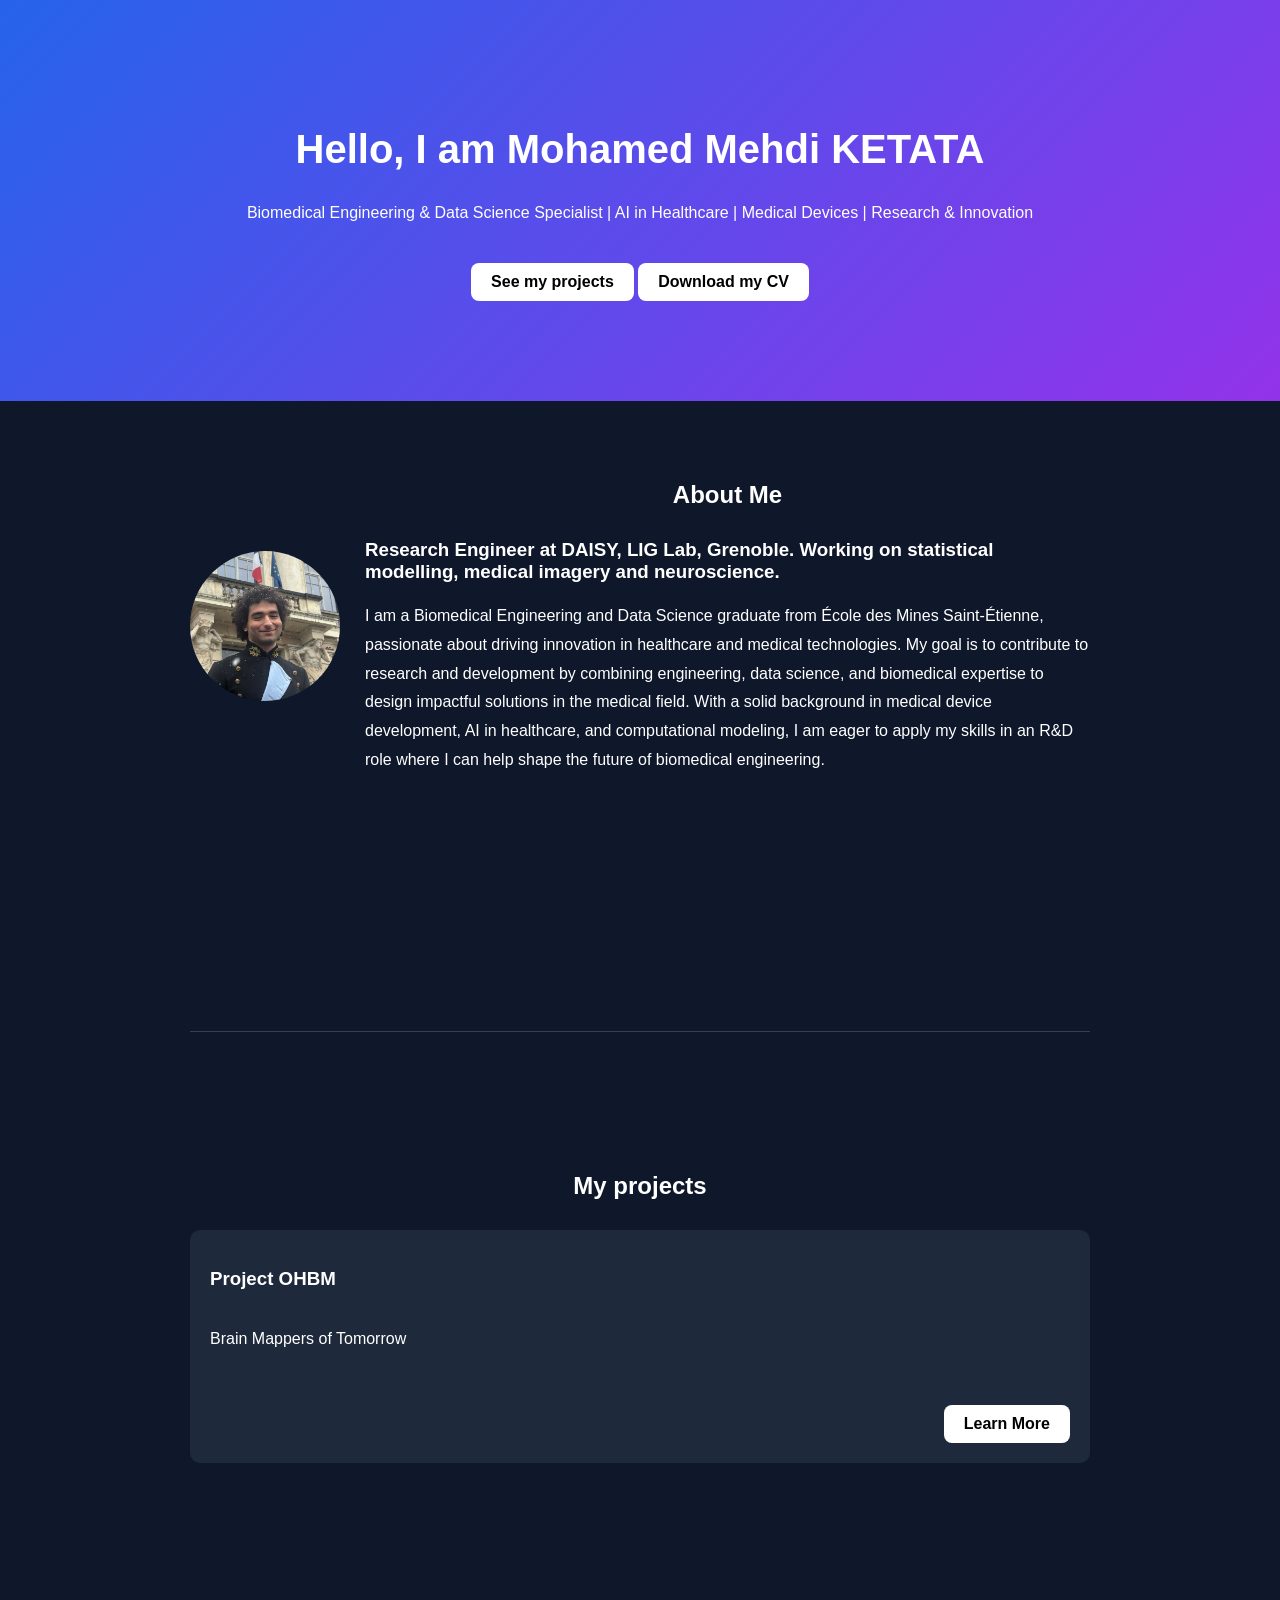
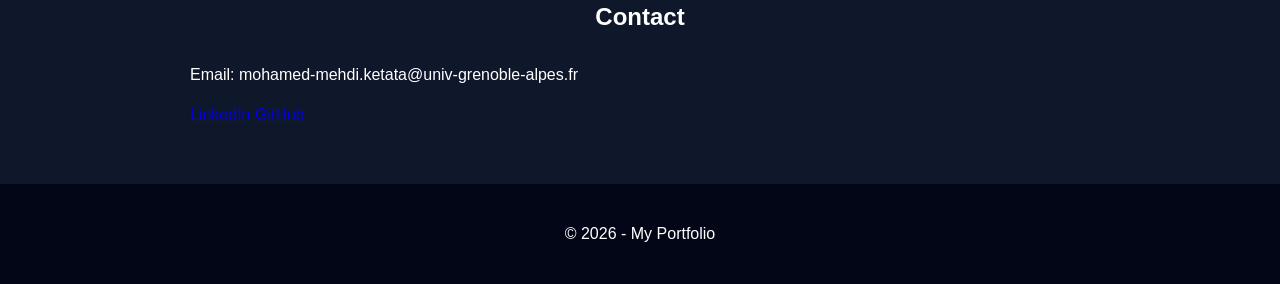
<file: index.html>
<!DOCTYPE html>
<html lang="en">
<head>
  <meta charset="UTF-8">
  <meta name="viewport" content="width=device-width, initial-scale=1.0">
  <title>My Portfolio</title>
  <link rel="stylesheet" href="style.css">
</head>

<body>

  <header class="hero">
    <h1>Hello, I am Mohamed Mehdi KETATA</h1>
    <p>Biomedical Engineering & Data Science Specialist | AI in Healthcare | Medical Devices | Research & Innovation</p>

    <a href="#projets" class="btn">See my projects</a>
    <a href="cv_MK_PHD.pdf" download class="btn">
  Download my CV
</a>
  </header>

  
<section id="about" class="about-container">

  <img src="My profile picture.jpg" alt="My photo" class="profile-pic">

  <div class="about-text">
    <h2>About Me</h2>
    <h3>
      Research Engineer at DAISY, LIG Lab, Grenoble.  
      Working on statistical modelling, medical imagery and neuroscience.
    </h3>
    <p>
      I am a Biomedical Engineering and Data Science graduate from École des Mines Saint-Étienne, passionate about driving innovation in healthcare and medical technologies. My goal is to contribute to research and development by combining engineering, data science, and biomedical expertise to design impactful solutions in the medical field.

With a solid background in medical device development, AI in healthcare, and computational modeling, I am eager to apply my skills in an R&D role where I can help shape the future of biomedical engineering.
    </p>
  </div>

</section>
 <section id="about" class="about-container">
</section>

<hr class="section-divider">

  <section id="projets">
    <h2>My projects</h2>

    <div class="grid">
      <div class="card">
        <h3>Project OHBM</h3>
        <p>Brain Mappers of Tomorrow</p> 
        <div class="card-footer">
        <a href="project OHBM.html" class="btn">
        Learn More
        </a></div>
      </div>

    </div>
  </section>
  <section id="contact">
  <h2>Contact</h2>

  <p>Email: mohamed-mehdi.ketata@univ-grenoble-alpes.fr</p>

  <a href="https://www.linkedin.com/in/mehdi-ketata-2a4a66251/?locale=fr">LinkedIn</a>
  <a href="https://github.com/mehdiketatammk">GitHub</a>
</section>

  <footer>
    <p>© 2026 - My Portfolio</p>
  </footer>

</body>
</html>
</file>
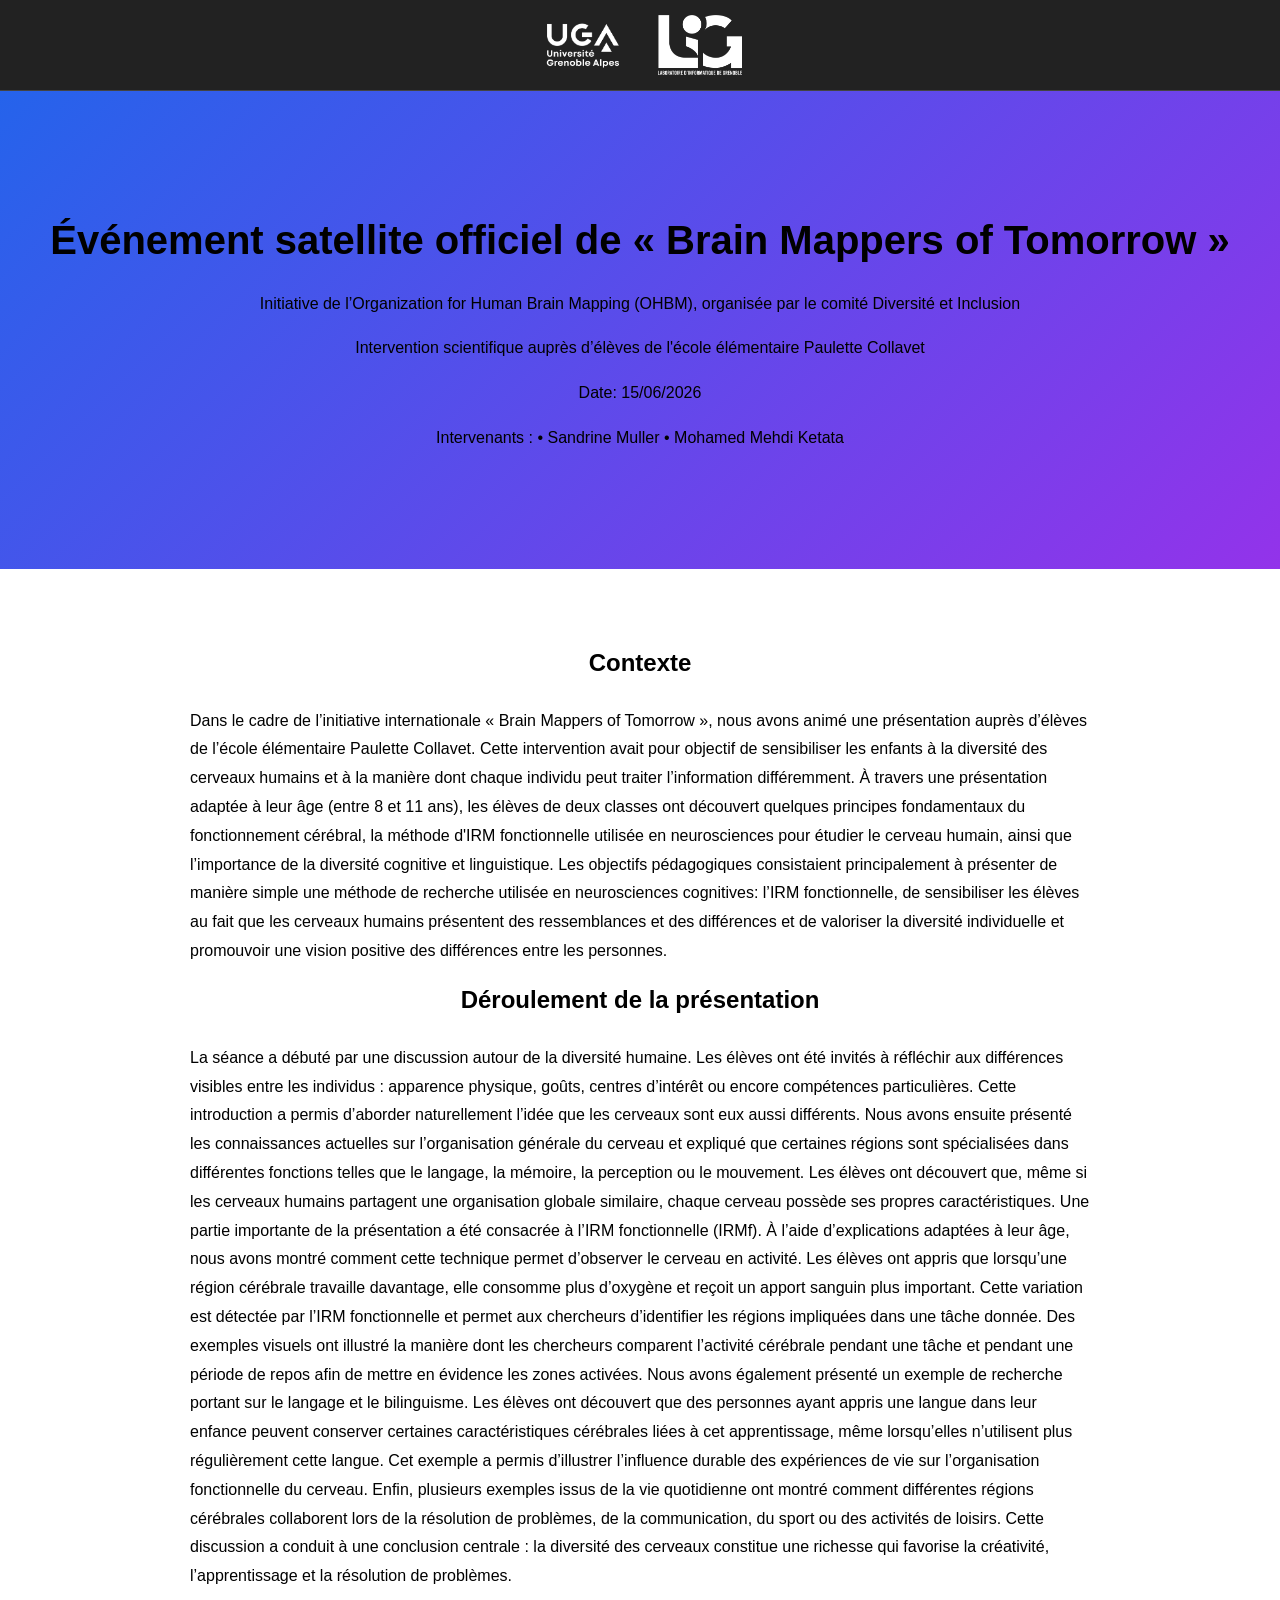
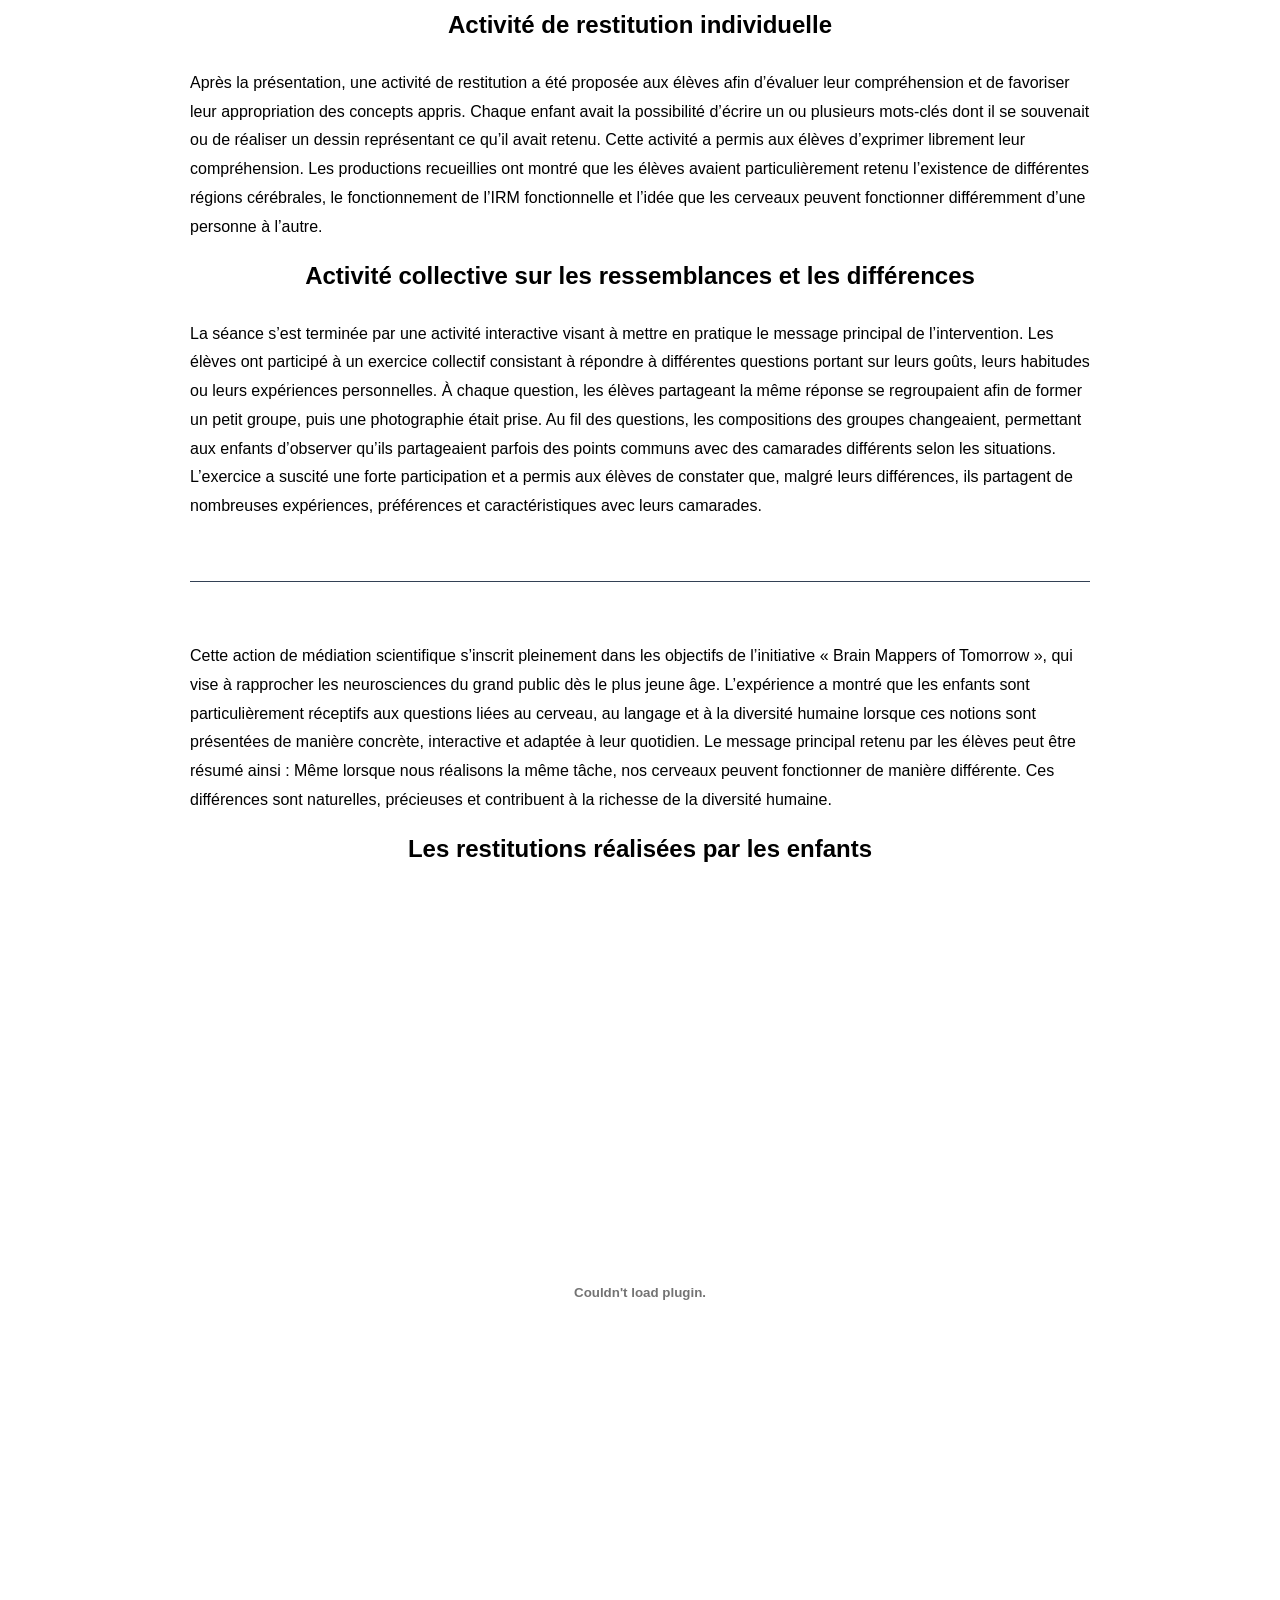
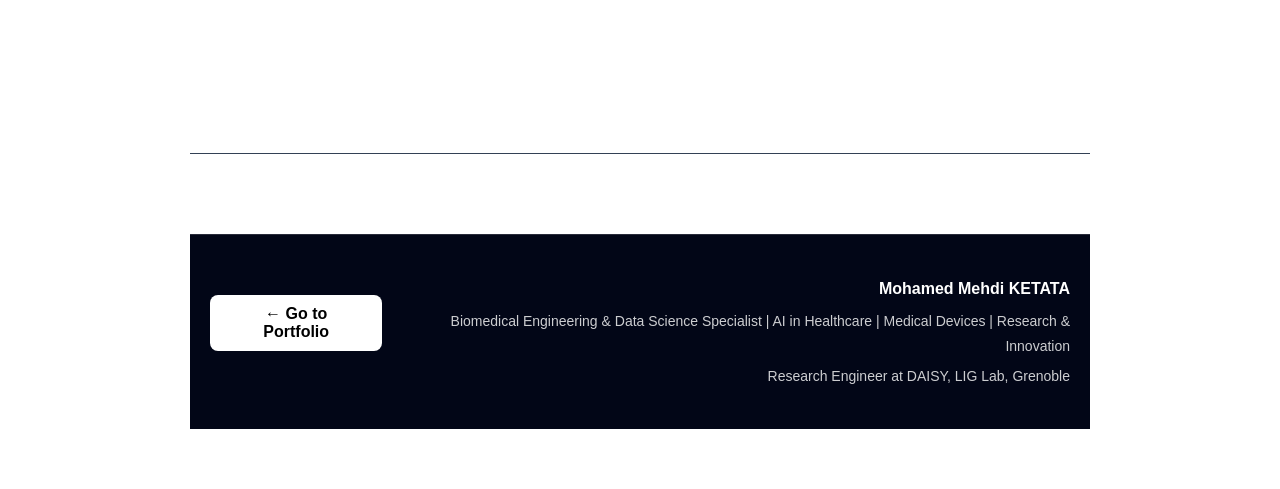
<file: project OHBM.html>
<!DOCTYPE html>
<html lang="en">
<head>
    <meta charset="UTF-8">
    <meta name="viewport" content="width=device-width, initial-scale=1.0">
    <title>Project OHBM</title>
    <link rel="stylesheet" href="style.css">
</head>
<body style="background-color: white; color: black;">
    <header class="page-header"  style="background-color: #222; color: white;">

    <div class="logo-container" style="background-color: #222; color: white;">
        <img src="images/logo_UGA_blanc_cmjn.png" alt="ohbm Logo" class="logo">
        <img src="images/logo_blanc.png" alt="UGA Logo" class="logo">
    </div>

</header>

    <header class="hero">
        <h1>Événement satellite officiel de « Brain Mappers of Tomorrow »</h1>
        <P>Initiative de l’Organization for Human Brain Mapping (OHBM), organisée par le comité Diversité et Inclusion</P>
        <p>Intervention scientifique auprès d’élèves de l'école élémentaire Paulette Collavet</p>
        
            <P>Date: 15/06/2026</P>
        <P>
Intervenants :
• Sandrine Muller • Mohamed Mehdi Ketata</P>
    </header>

    <section>
        <h2>Contexte</h2>
        <p>
            Dans le cadre de l’initiative internationale « Brain Mappers of Tomorrow », nous avons animé une présentation auprès d’élèves de l’école élémentaire Paulette Collavet. Cette intervention avait pour objectif de sensibiliser les enfants à la diversité des cerveaux humains et à la manière dont chaque individu peut traiter l’information différemment.
            À travers une présentation adaptée à leur âge (entre 8 et 11 ans), les élèves de deux classes ont découvert quelques principes fondamentaux du fonctionnement cérébral, la méthode d'IRM fonctionnelle utilisée en neurosciences pour étudier le cerveau humain, ainsi que l’importance de la diversité cognitive et linguistique.
            Les objectifs pédagogiques consistaient principalement à présenter de manière simple une méthode de recherche utilisée en neurosciences cognitives: l’IRM fonctionnelle, de sensibiliser les élèves au fait que les cerveaux humains présentent des ressemblances et des différences et de valoriser la diversité individuelle et promouvoir une vision positive des différences entre les personnes.
        </p>

        <h2>Déroulement de la présentation</h2>
    
        <P>
            La séance a débuté par une discussion autour de la diversité humaine. Les élèves ont été invités à réfléchir aux différences visibles entre les individus : apparence physique, goûts, centres d’intérêt ou encore compétences particulières. Cette introduction a permis d’aborder naturellement l’idée que les cerveaux sont eux aussi différents. Nous avons ensuite présenté les connaissances actuelles sur l’organisation générale du cerveau et expliqué que certaines régions sont spécialisées dans différentes fonctions telles que le langage, la mémoire, la perception ou le mouvement. Les élèves ont découvert que, même si les cerveaux humains partagent une organisation globale similaire, chaque cerveau possède ses propres caractéristiques.
            Une partie importante de la présentation a été consacrée à l’IRM fonctionnelle (IRMf). À l’aide d’explications adaptées à leur âge, nous avons montré comment cette technique permet d’observer le cerveau en activité. Les élèves ont appris que lorsqu’une région cérébrale travaille davantage, elle consomme plus d’oxygène et reçoit un apport sanguin plus important. Cette variation est détectée par l’IRM fonctionnelle et permet aux chercheurs d’identifier les régions impliquées dans une tâche donnée. Des exemples visuels ont illustré la manière dont les chercheurs comparent l’activité cérébrale pendant une tâche et pendant une période de repos afin de mettre en évidence les zones activées.
            Nous avons également présenté un exemple de recherche portant sur le langage et le bilinguisme. Les élèves ont découvert que des personnes ayant appris une langue dans leur enfance peuvent conserver certaines caractéristiques cérébrales liées à cet apprentissage, même lorsqu’elles n’utilisent plus régulièrement cette langue. Cet exemple a permis d’illustrer l’influence durable des expériences de vie sur l’organisation fonctionnelle du cerveau.
            Enfin, plusieurs exemples issus de la vie quotidienne ont montré comment différentes régions cérébrales collaborent lors de la résolution de problèmes, de la communication, du sport ou des activités de loisirs. Cette discussion a conduit à une conclusion centrale : la diversité des cerveaux constitue une richesse qui favorise la créativité, l’apprentissage et la résolution de problèmes.
        </P>
            
      

        <h2>Activité de restitution individuelle</h2>
        <p>
            Après la présentation, une activité de restitution a été proposée aux élèves afin d’évaluer leur compréhension et de favoriser leur appropriation des concepts appris. Chaque enfant avait la possibilité d’écrire un ou plusieurs mots-clés dont il se souvenait ou de réaliser un dessin représentant ce qu’il avait retenu. Cette activité a permis aux élèves d’exprimer librement leur compréhension. Les productions recueillies ont montré que les élèves avaient particulièrement retenu l’existence de différentes régions cérébrales, le fonctionnement de l’IRM fonctionnelle et l’idée que les cerveaux peuvent fonctionner différemment d’une personne à l’autre.
        </p>
        
         <h2>Activité collective sur les ressemblances et les différences</h2>
        <p>
            La séance s’est terminée par une activité interactive visant à mettre en pratique le message principal de l’intervention. Les élèves ont participé à un exercice collectif consistant à répondre à différentes questions portant sur leurs goûts, leurs habitudes ou leurs expériences personnelles. À chaque question, les élèves partageant la même réponse se regroupaient afin de former un petit groupe, puis une photographie était prise.
            Au fil des questions, les compositions des groupes changeaient, permettant aux enfants d’observer qu’ils partageaient parfois des points communs avec des camarades différents selon les situations. L’exercice a suscité une forte participation et a permis aux élèves de constater que, malgré leurs différences, ils partagent de nombreuses expériences, préférences et caractéristiques avec leurs camarades.
        </p>
        
        <hr class="section-divider">

        <p>
            Cette action de médiation scientifique s’inscrit pleinement dans les objectifs de l’initiative « Brain Mappers of Tomorrow », qui vise à rapprocher les neurosciences du grand public dès le plus jeune âge.
            L’expérience a montré que les enfants sont particulièrement réceptifs aux questions liées au cerveau, au langage et à la diversité humaine lorsque ces notions sont présentées de manière concrète, interactive et adaptée à leur quotidien.
            Le message principal retenu par les élèves peut être résumé ainsi :
            Même lorsque nous réalisons la même tâche, nos cerveaux peuvent fonctionner de manière différente. Ces différences sont naturelles, précieuses et contribuent à la richesse de la diversité humaine.
        </p>
        
        <h2>
            Les restitutions réalisées par les enfants</h2>
        
        <div style="display: flex; justify-content: center;">
  <embed
    src="images/restitutions.pdf"
    type="application/pdf"
    width="150%"
    height="800px">
</div>
        
        <hr class="section-divider">
        



        

        
        <footer class="page-footer">

    <a href="index.html" class="btn back-btn">
        ← Go to Portfolio
    </a>

    <div class="footer-info" style="background-color: #020617; color: white;">
        <p class="name">Mohamed Mehdi KETATA</p>
        <p class="bio">Biomedical Engineering & Data Science Specialist | AI in Healthcare | Medical Devices | Research & Innovation</p>
        <p class="bio">Research Engineer at DAISY, LIG Lab, Grenoble</p>
    </div>

</footer>
    </section>

</body>
</html>
</file>
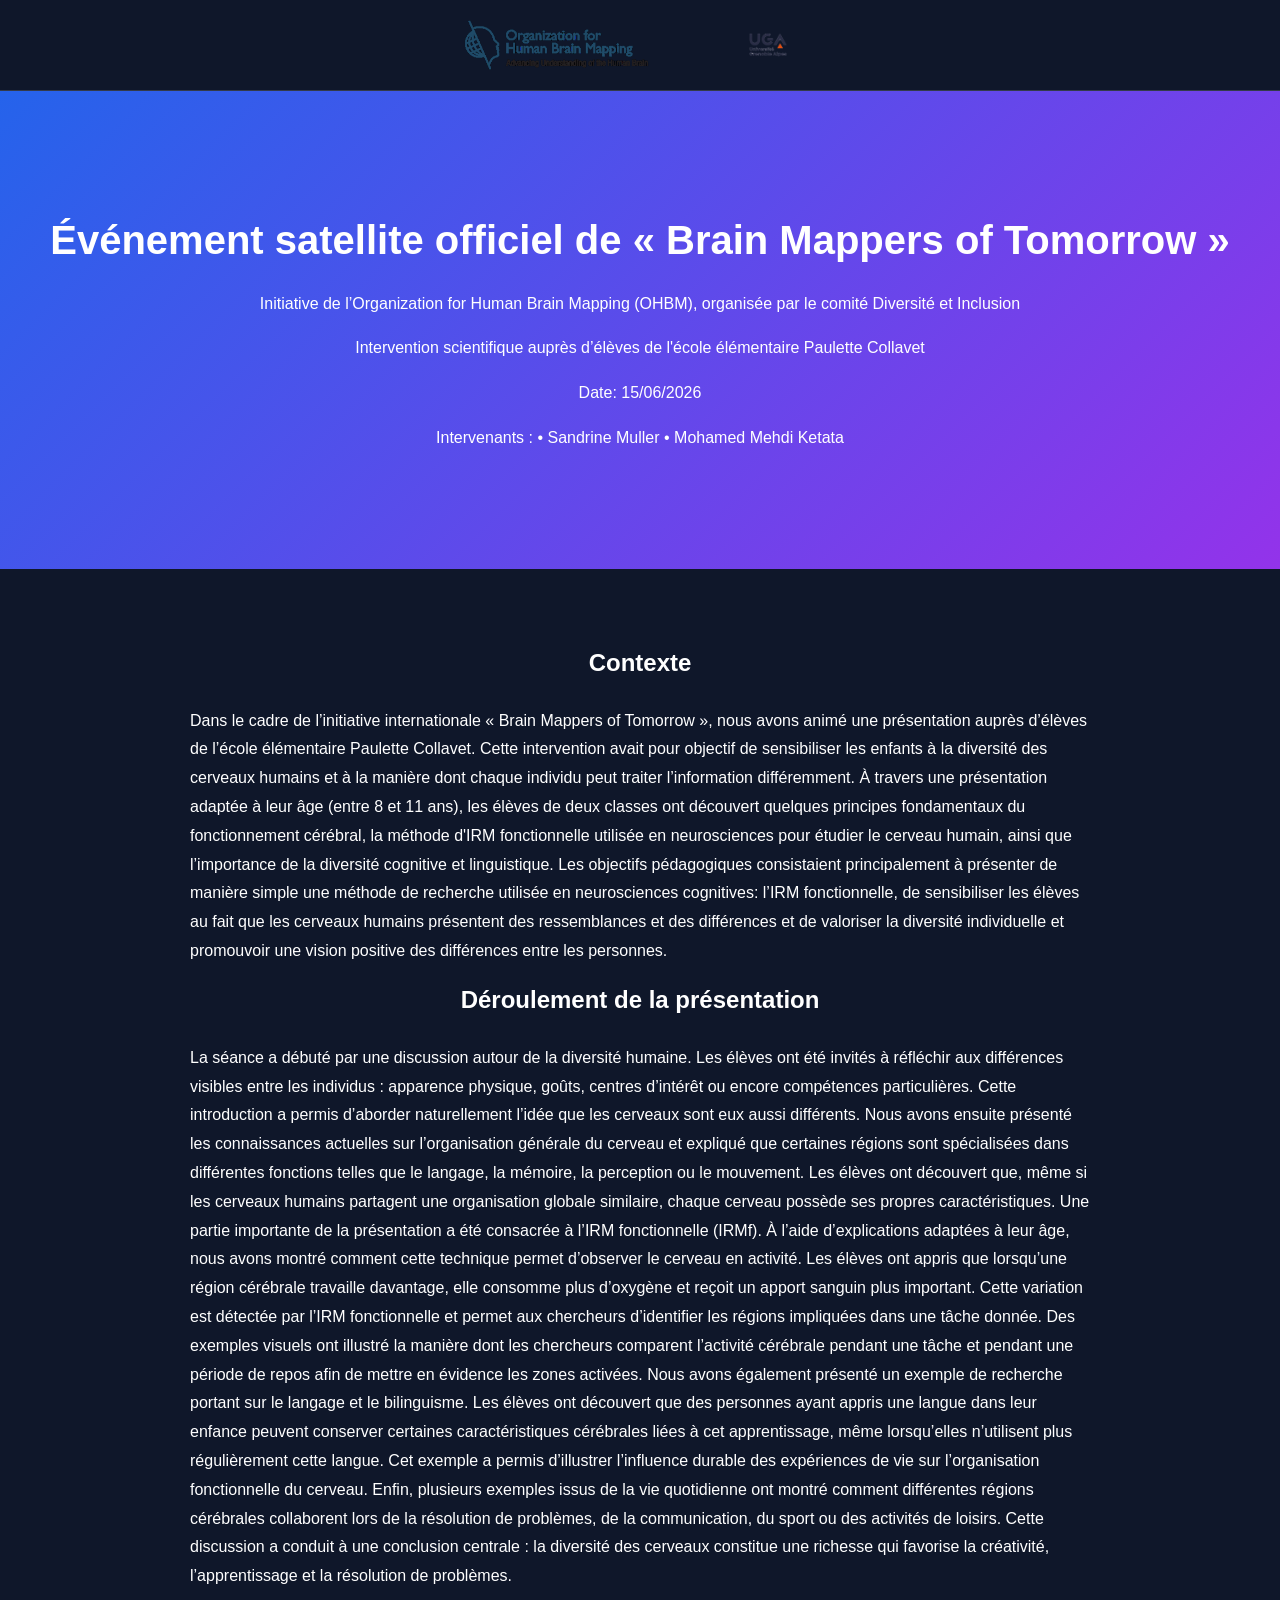
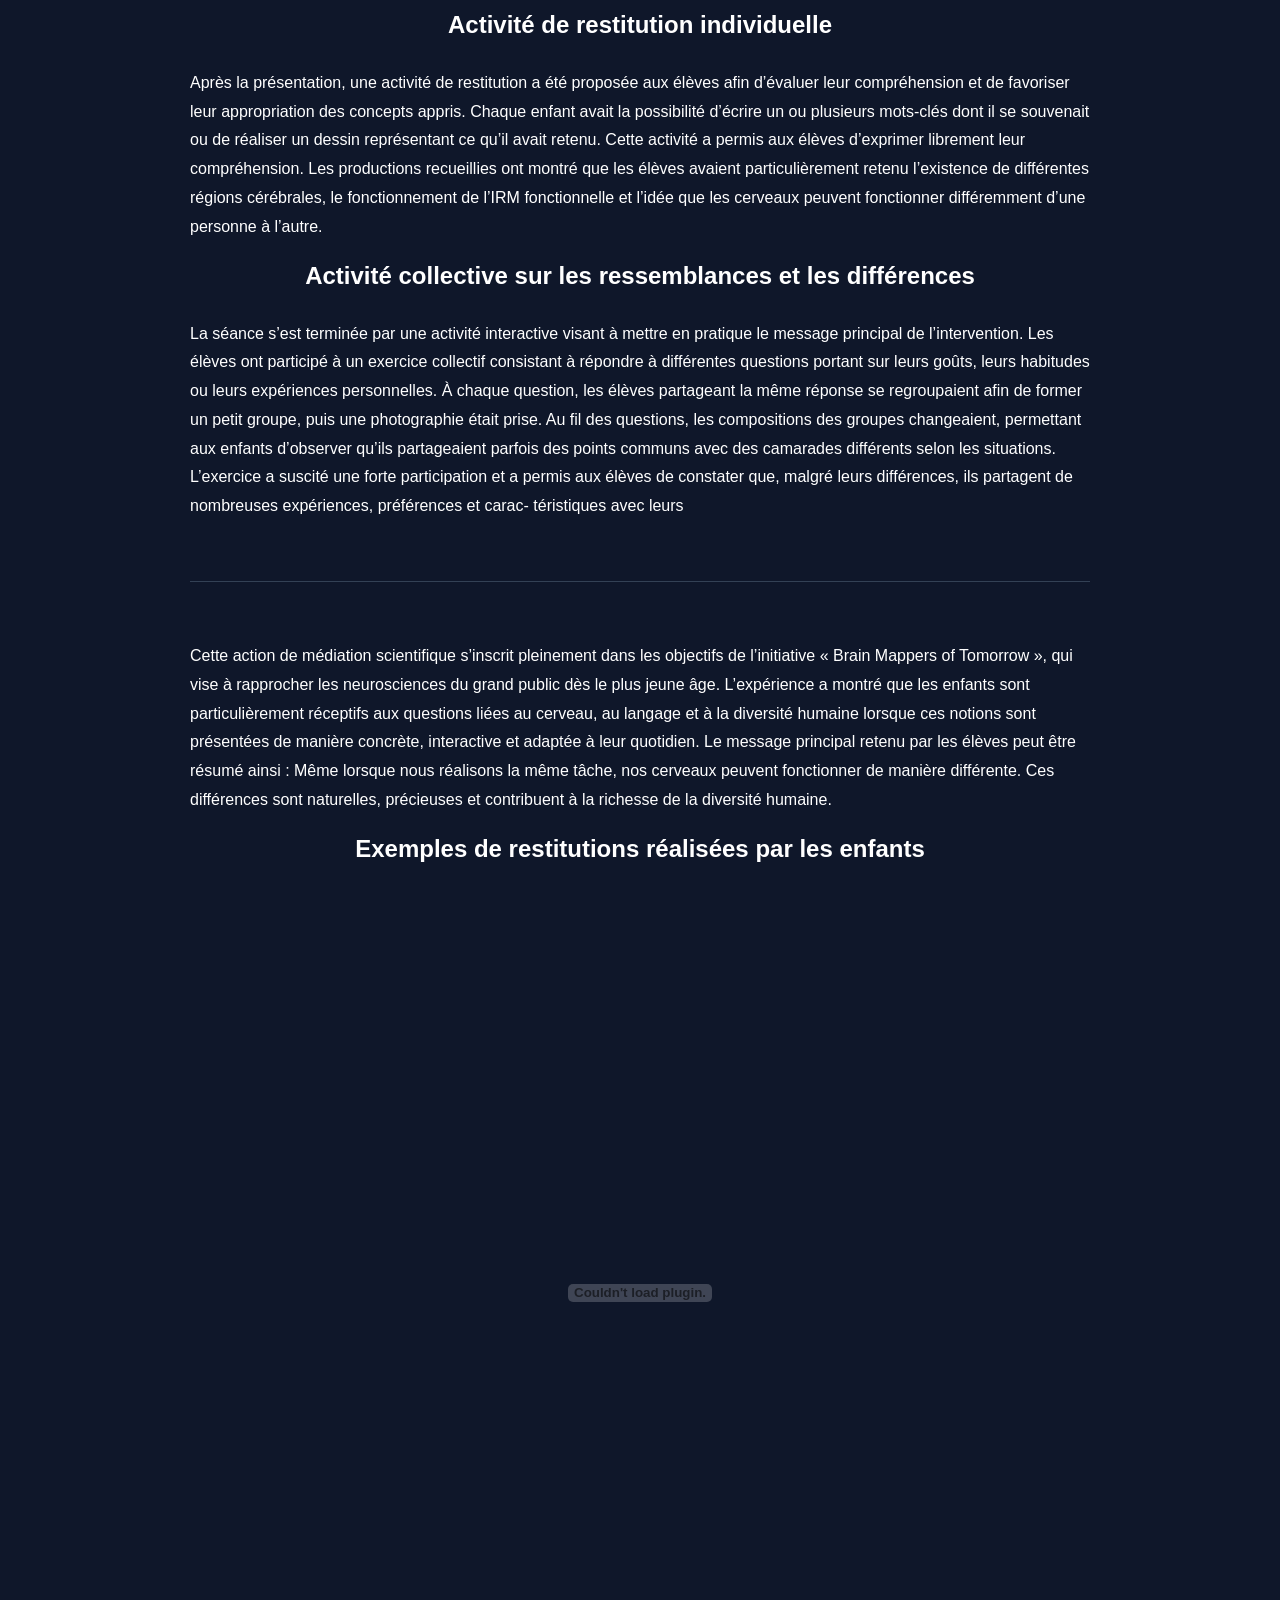
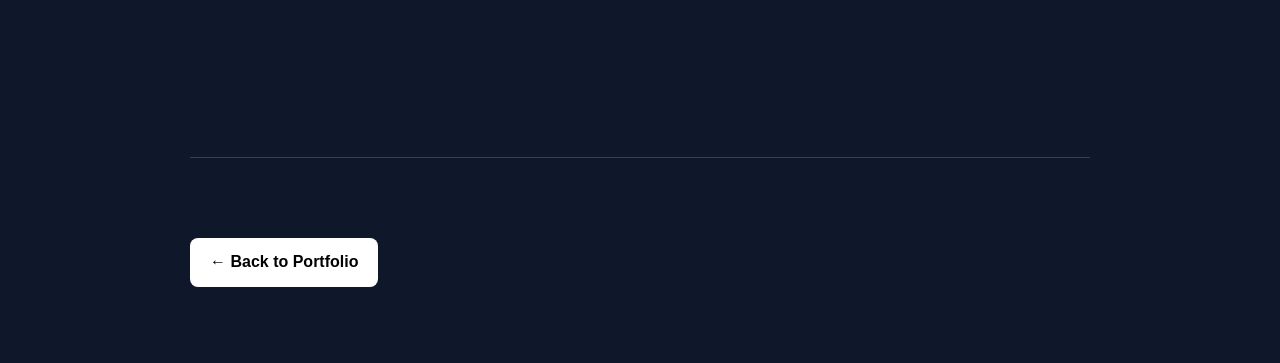
<file: project1.html>
<!DOCTYPE html>
<html lang="en">
<head>
    <meta charset="UTF-8">
    <meta name="viewport" content="width=device-width, initial-scale=1.0">
    <title>Project OHBM</title>
    <link rel="stylesheet" href="style.css">
</head>
<body>
    <header class="page-header">

    <div class="logo-container">
        <img src="images/ohbm_logo-2.png" alt="ohbm Logo" class="logo">
        <img src="images/uga-logo.png" alt="UGA Logo" class="logo">
    </div>

</header>

    <header class="hero">
        <h1>Événement satellite officiel de « Brain Mappers of Tomorrow »</h1>
        <P>Initiative de l’Organization for Human Brain Mapping (OHBM), organisée par le comité Diversité et Inclusion</P>
        <p>Intervention scientifique auprès d’élèves de l'école élémentaire Paulette Collavet</p>
        
            <P>Date: 15/06/2026</P>
        <P>
Intervenants :
• Sandrine Muller • Mohamed Mehdi Ketata</P>
    </header>

    <section>
        <h2>Contexte</h2>
        <p>
            Dans le cadre de l’initiative internationale « Brain Mappers of Tomorrow », nous avons animé une présentation auprès d’élèves de l’école élémentaire Paulette Collavet. Cette intervention avait pour objectif de sensibiliser les enfants à la diversité des cerveaux humains et à la manière dont chaque individu peut traiter l’information différemment.
            À travers une présentation adaptée à leur âge (entre 8 et 11 ans), les élèves de deux classes ont découvert quelques principes fondamentaux du fonctionnement cérébral, la méthode d'IRM fonctionnelle utilisée en neurosciences pour étudier le cerveau humain, ainsi que l’importance de la diversité cognitive et linguistique.
            Les objectifs pédagogiques consistaient principalement à présenter de manière simple une méthode de recherche utilisée en neurosciences cognitives: l’IRM fonctionnelle, de sensibiliser les élèves au fait que les cerveaux humains présentent des ressemblances et des différences et de valoriser la diversité individuelle et promouvoir une vision positive des différences entre les personnes.
        </p>

        <h2>Déroulement de la présentation</h2>
    
        <P>
            La séance a débuté par une discussion autour de la diversité humaine. Les élèves ont été invités à réfléchir aux différences visibles entre les individus : apparence physique, goûts, centres d’intérêt ou encore compétences particulières. Cette introduction a permis d’aborder naturellement l’idée que les cerveaux sont eux aussi différents. Nous avons ensuite présenté les connaissances actuelles sur l’organisation générale du cerveau et expliqué que certaines régions sont spécialisées dans différentes fonctions telles que le langage, la mémoire, la perception ou le mouvement. Les élèves ont découvert que, même si les cerveaux humains partagent une organisation globale similaire, chaque cerveau possède ses propres caractéristiques.
            Une partie importante de la présentation a été consacrée à l’IRM fonctionnelle (IRMf). À l’aide d’explications adaptées à leur âge, nous avons montré comment cette technique permet d’observer le cerveau en activité. Les élèves ont appris que lorsqu’une région cérébrale travaille davantage, elle consomme plus d’oxygène et reçoit un apport sanguin plus important. Cette variation est détectée par l’IRM fonctionnelle et permet aux chercheurs d’identifier les régions impliquées dans une tâche donnée. Des exemples visuels ont illustré la manière dont les chercheurs comparent l’activité cérébrale pendant une tâche et pendant une période de repos afin de mettre en évidence les zones activées.
            Nous avons également présenté un exemple de recherche portant sur le langage et le bilinguisme. Les élèves ont découvert que des personnes ayant appris une langue dans leur enfance peuvent conserver certaines caractéristiques cérébrales liées à cet apprentissage, même lorsqu’elles n’utilisent plus régulièrement cette langue. Cet exemple a permis d’illustrer l’influence durable des expériences de vie sur l’organisation fonctionnelle du cerveau.
            Enfin, plusieurs exemples issus de la vie quotidienne ont montré comment différentes régions cérébrales collaborent lors de la résolution de problèmes, de la communication, du sport ou des activités de loisirs. Cette discussion a conduit à une conclusion centrale : la diversité des cerveaux constitue une richesse qui favorise la créativité, l’apprentissage et la résolution de problèmes.
        </P>
            
      

        <h2>Activité de restitution individuelle</h2>
        <p>
            Après la présentation, une activité de restitution a été proposée aux élèves afin d’évaluer leur compréhension et de favoriser leur appropriation des concepts appris. Chaque enfant avait la possibilité d’écrire un ou plusieurs mots-clés dont il se souvenait ou de réaliser un dessin représentant ce qu’il avait retenu. Cette activité a permis aux élèves d’exprimer librement leur compréhension. Les productions recueillies ont montré que les élèves avaient particulièrement retenu l’existence de différentes régions cérébrales, le fonctionnement de l’IRM fonctionnelle et l’idée que les cerveaux peuvent fonctionner différemment d’une personne à l’autre.
        </p>
        
         <h2>Activité collective sur les ressemblances et les différences</h2>
        <p>
            La séance s’est terminée par une activité interactive visant à mettre en pratique le message principal de l’intervention. Les élèves ont participé à un exercice collectif consistant à répondre à différentes questions portant sur leurs goûts, leurs habitudes ou leurs expériences personnelles. À chaque question, les élèves partageant la même réponse se regroupaient afin de former un petit groupe, puis une photographie était prise.
            Au fil des questions, les compositions des groupes changeaient, permettant aux enfants d’observer qu’ils partageaient parfois des points communs avec des camarades différents selon les situations. L’exercice a suscité une forte participation et a permis aux élèves de constater que, malgré leurs différences, ils partagent de nombreuses expériences, préférences et carac- téristiques avec leurs
        </p>
        
        <hr class="section-divider">

        <p>
            Cette action de médiation scientifique s’inscrit pleinement dans les objectifs de l’initiative « Brain Mappers of Tomorrow », qui vise à rapprocher les neurosciences du grand public dès le plus jeune âge.
            L’expérience a montré que les enfants sont particulièrement réceptifs aux questions liées au cerveau, au langage et à la diversité humaine lorsque ces notions sont présentées de manière concrète, interactive et adaptée à leur quotidien.
            Le message principal retenu par les élèves peut être résumé ainsi :
            Même lorsque nous réalisons la même tâche, nos cerveaux peuvent fonctionner de manière différente. Ces différences sont naturelles, précieuses et contribuent à la richesse de la diversité humaine.
        </p>
        
        <h2>
            Exemples de restitutions réalisées par les enfants</h2>
        
        <embed
    src="images/restitutions.pdf"
    type="application/pdf"
    width="100%"
    height="800px">
        
        <hr class="section-divider">
        



        

        <p>
            <a href="index.html" class="btn">← Back to Portfolio</a>
        </p>
    </section>

</body>
</html>
</file>
<file: style.css>
body {
  margin: 0;
  font-family: Arial, sans-serif;
  background: #0f172a;
  color: white;
}
p {
    line-height: 1.8;
}

.hero {
  text-align: center;
  padding: 100px 20px;
  background: linear-gradient(135deg, #2563eb, #9333ea);
}

.hero h1 {
  font-size: 40px;
}

.btn {
  display: inline-block;
  margin-top: 20px;
  padding: 10px 20px;
  background: white;
  color: black;
  border-radius: 8px;
  text-decoration: none;
  font-weight: bold;
}

section {
  padding: 60px 20px;
  max-width: 900px;
  margin: auto;
}

h2 {
  text-align: center;
  margin-bottom: 30px;
}

.grid {
  display: grid;
  grid-template-columns: repeat(auto-fit, minmax(200px, 1fr));
  gap: 20px;
}

.card {
  background: #1e293b;
  padding: 20px;
  border-radius: 10px;
  transition: 0.3s;
}

.card:hover {
  transform: translateY(-5px);
}

footer {
  text-align: center;
  padding: 20px;
  background: #020617;
}



.about-container {
    display: flex;
    align-items: center;
    gap: 25px;
}

.profile-pic {
    width: 150px;
    height: 150px;
    object-fit: cover;
    border-radius: 50%;
}

.about-text {
    flex: 1;
}
.section-divider {
    border: none;
    height: 1px;
    background-color: #334155;
    margin: 60px auto;
    max-width: 900px;
}
.page-header {
    padding: 15px 30px;
    border-bottom: 1px solid rgba(255,255,255,0.15);
}

.logo-container {
    display: flex;
    align-items: center;
    justify-content: center;
    gap: 30px;
}

.logo {
    height: 60px;
    width: auto;
}

.page-footer {
    display: flex;
    justify-content: space-between;
    align-items: flex-end;
    padding: 40px 20px;
    border-top: 1px solid rgba(255,255,255,0.15);
    margin-top: 80px;
}

.footer-info {
    text-align: right;
}

.footer-info .name {
    font-weight: bold;
    margin: 0;
}

.footer-info .bio {
    margin: 5px 0 0 0;
    opacity: 0.8;
    font-size: 14px;
}

.back-btn {
    align-self: flex-start;
}
@media (max-width: 600px) {
    .page-footer {
        flex-direction: column;
        align-items: center;
        text-align: center;
        gap: 20px;
    }

    .footer-info {
        text-align: center;
    }
}
.card {
    display: flex;
    flex-direction: column;
}

.card-footer {
    display: flex;
    justify-content: flex-end;
    margin-top: 15px;
}
</file>
